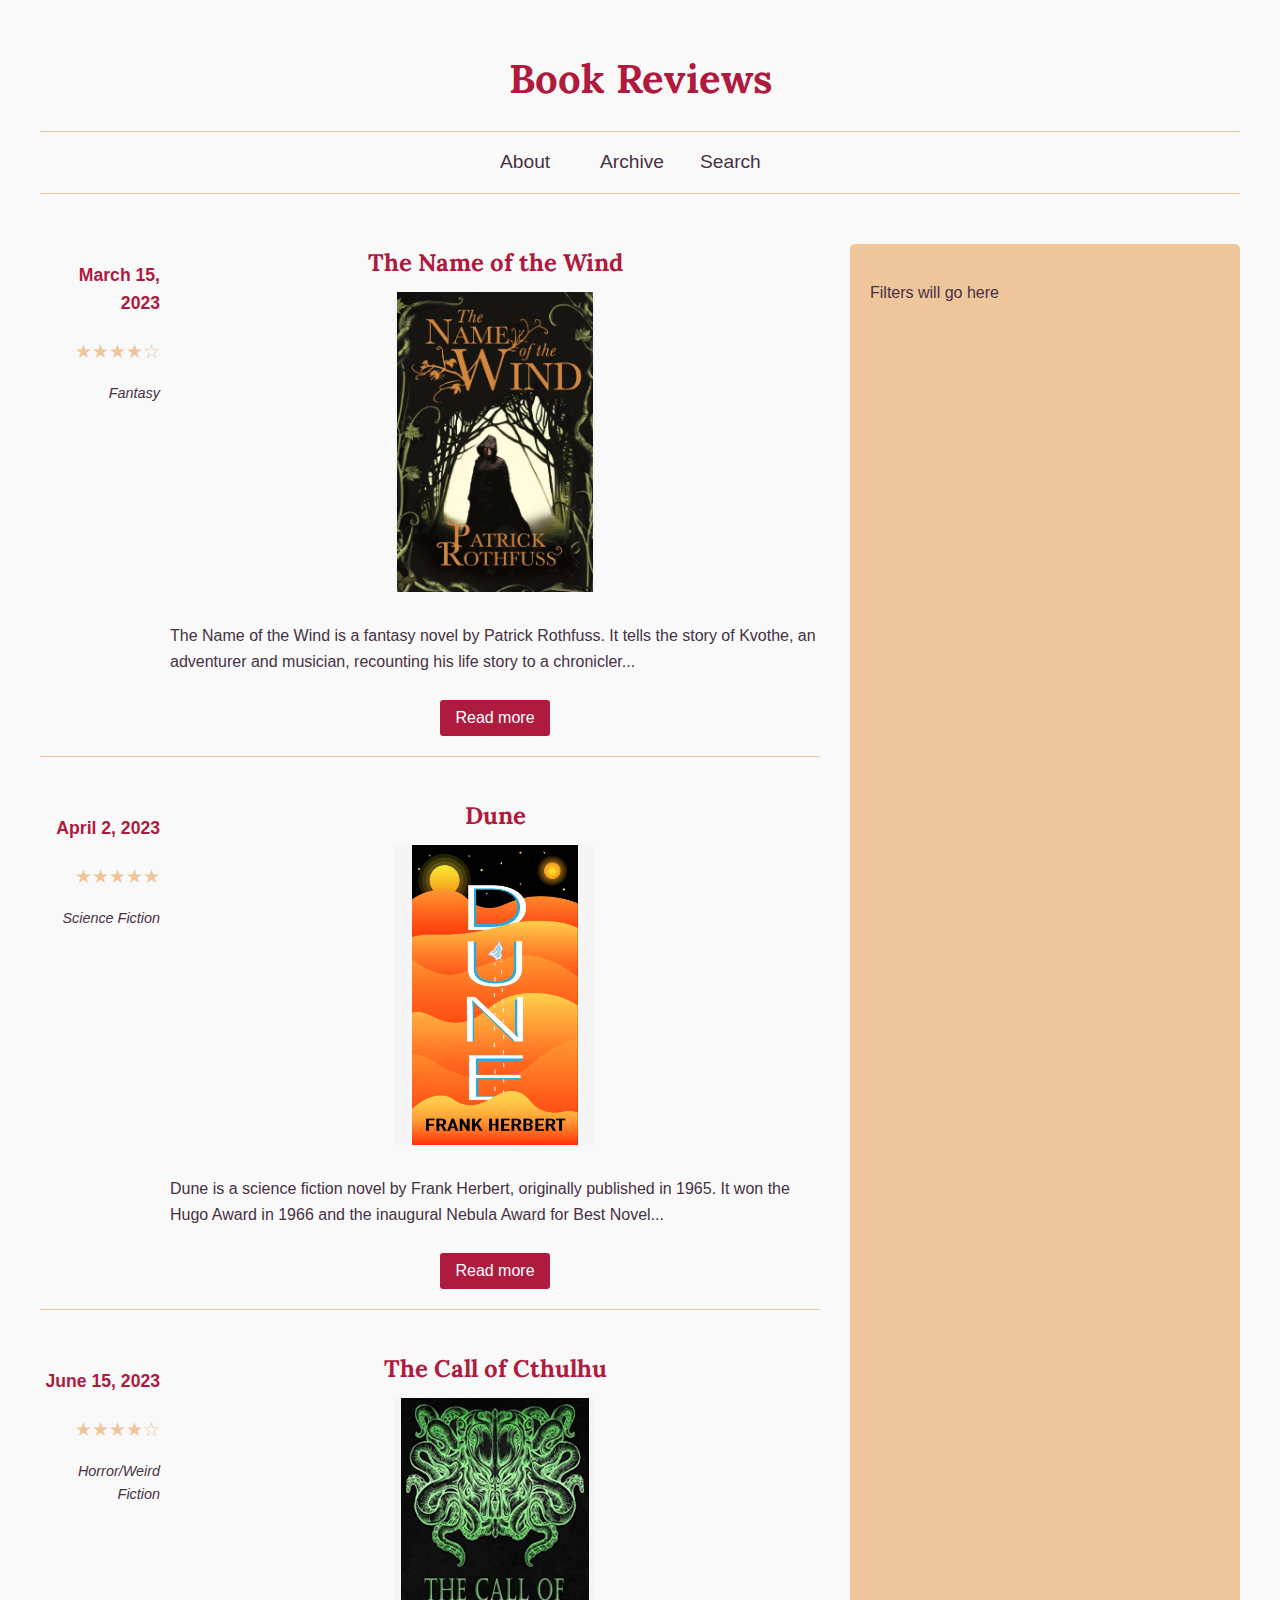
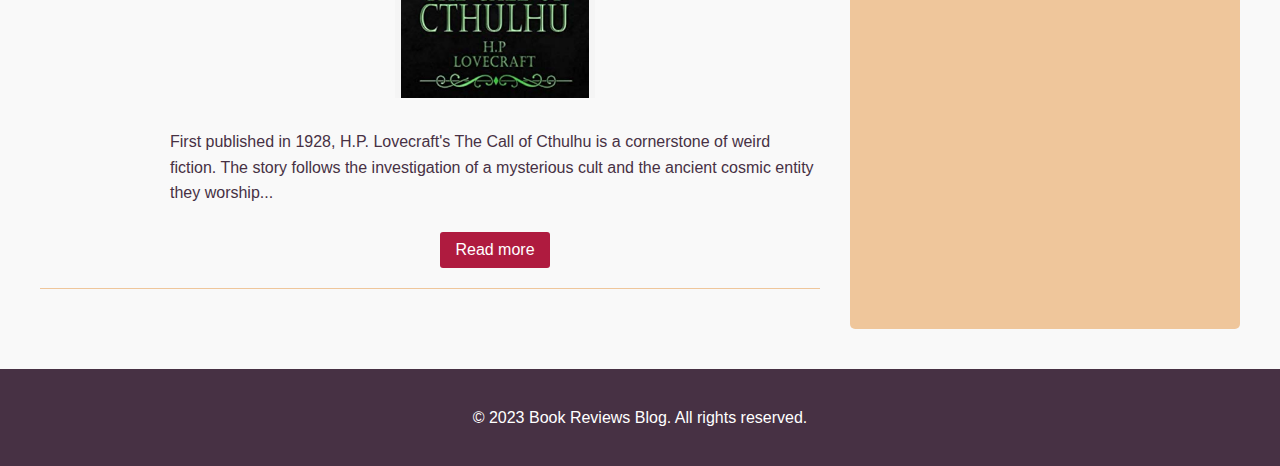
<file: blog/index.html>
<!DOCTYPE html>
<html lang="en">
<head>
    <meta charset="UTF-8">
    <meta name="viewport" content="width=device-width, initial-scale=1.0">
    <meta name="description" content="A book review blog featuring the latest reads and recommendations">
    <meta name="author" content="Your Name">
    <title>Book Review Blog</title>
    <link rel="preconnect" href="https://fonts.googleapis.com">
    <link rel="preconnect" href="https://fonts.gstatic.com" crossorigin>
    <link href="https://fonts.googleapis.com/css2?family=Lora:ital,wght@0,400..700;1,400..700&display=swap" rel="stylesheet">
    <link rel="stylesheet" href="blog.css">
    <script src="blog.js" defer></script>
</head>
<body>
    <header>
        <div class="skiptocontent">
            <a href="#maincontent">skip to main content</a>
        </div>
        <h1>Book Reviews</h1>
        <nav>
            <ul class="main-nav">
                <li><a href="#">About</a></li>
                <li><a href="#">Archive</a></li>
                <li><a href="#">Search</a></li>
            </ul>
        </nav>
    </header>

    <main id="maincontent">
        <section class="articles">
            <article>
                <div class="article-meta">
                    <p class="date">March 15, 2023</p>
                    <p class="rating">★★★★☆</p>
                    <p class="genre">Fantasy</p>
                </div>
                <div class="article-content">
                    <h2>The Name of the Wind</h2>
                    <img class="book-cover" src="images/wind.webp" alt="Cover of The Name of the Wind">
                    <p>The Name of the Wind is a fantasy novel by Patrick Rothfuss. It tells the story of Kvothe, an adventurer and musician, recounting his life story to a chronicler...</p>
                    <a href="#" class="read-more">Read more</a>
                </div>
            </article>

            <article>
                <div class="article-meta">
                    <p class="date">April 2, 2023</p>
                    <p class="rating">★★★★★</p>
                    <p class="genre">Science Fiction</p>
                </div>
                <div class="article-content">
                    <h2>Dune</h2>
                    <img class="book-cover" src="images/dune.webp" alt="Cover of Dune">
                    <p>Dune is a science fiction novel by Frank Herbert, originally published in 1965. It won the Hugo Award in 1966 and the inaugural Nebula Award for Best Novel...</p>
                    <a href="#" class="read-more">Read more</a>
                </div>
            </article>

            <article>
                <div class="article-meta">
                    <p class="date">June 15, 2023</p>
                    <p class="rating">★★★★☆</p>
                    <p class="genre">Horror/Weird Fiction</p>
                </div>
                <div class="article-content">
                 <h2>The Call of Cthulhu</h2>
                    <img class="book-cover" src="images/cthulhu.jpg" alt="Cover of The Call of Cthulhu">
                    <p>First published in 1928, H.P. Lovecraft's The Call of Cthulhu is a cornerstone of weird fiction. The story follows the investigation of a mysterious cult and the ancient cosmic entity they worship...</p>
                    <a href="#" class="read-more">Read more</a>
                </div>
            </article>
        </section>

        <aside class="filters">
            <p>Filters will go here</p>
        </aside>
    </main>

    <footer>
        <p>&copy; 2023 Book Reviews Blog. All rights reserved.</p>
    </footer>
</body>
</html>
</file>
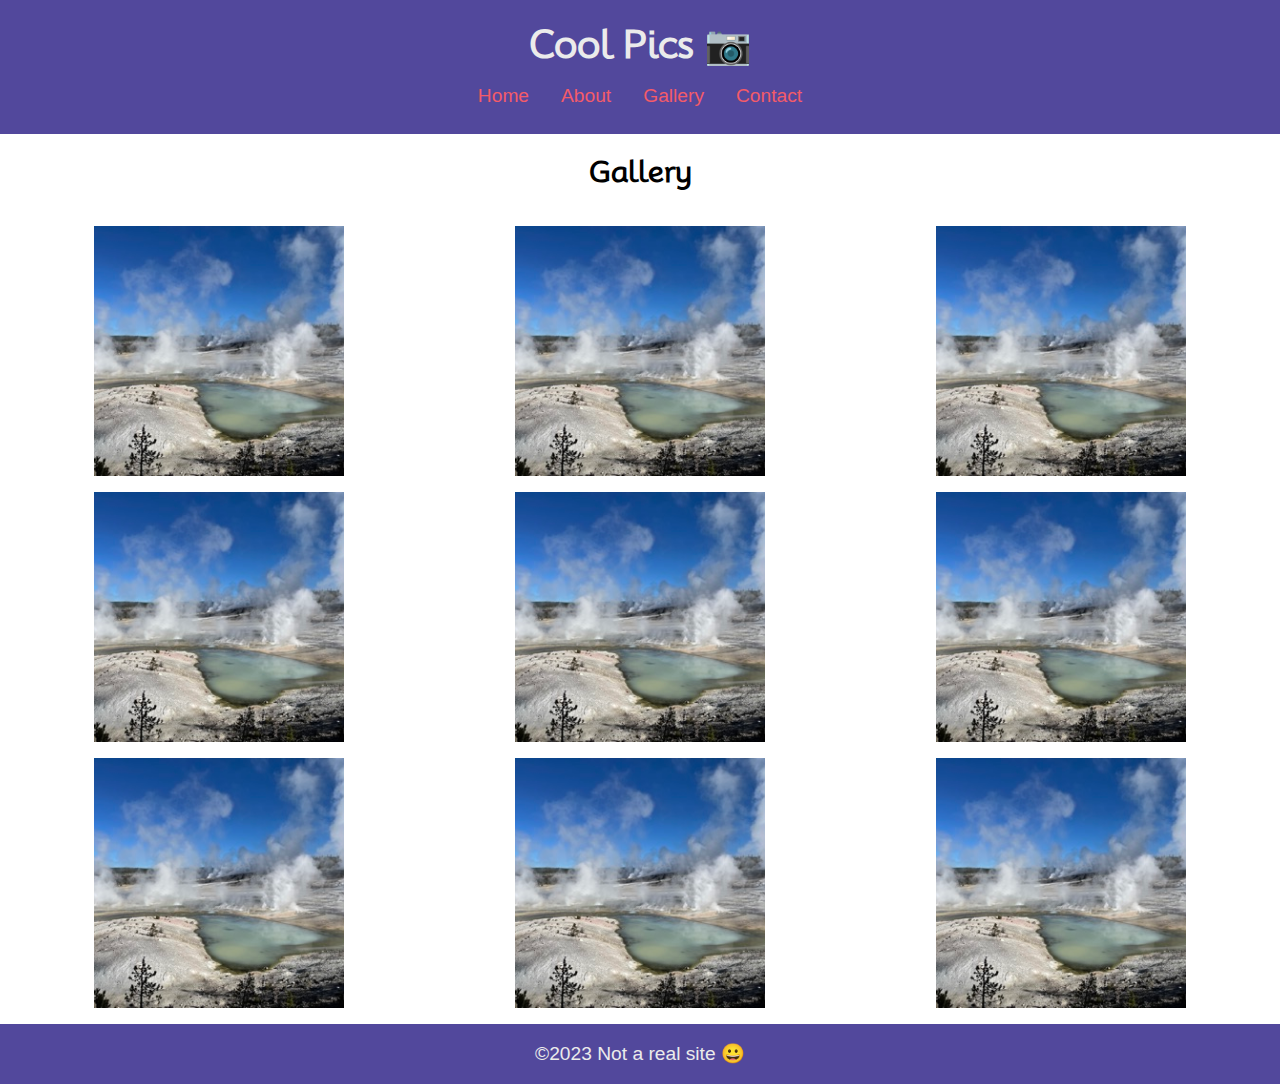
<file: coolpics/index.html>
<!DOCTYPE html>
<html lang="en">
<head>
    <meta charset="UTF-8">
    <meta name="viewport" content="width=device-width, initial-scale=1.0">
    <meta name="description" content="A responsive photography gallery showcasing cool pictures">
    <meta name="author" content="Your Name">
    <title>Cool Pics 📷</title>
    <link rel="stylesheet" href="coolpics.css">
    <script src="coolpics.js" defer></script>
    <link href="https://fonts.googleapis.com/css2?family=Mooli&display=swap" rel="stylesheet">
</head>
<body>
    <header>
        <h1>Cool Pics 📷</h1>
        <button id="menu-button">Menu</button>
        <nav>
            <ul>
                <li><a href="#">Home</a></li>
                <li><a href="#">About</a></li>
                <li><a href="#">Gallery</a></li>
                <li><a href="#">Contact</a></li>
            </ul>
        </nav>
    </header>
    
    <main>
        <h2>Gallery</h2>
        <section class="gallery">
            <figure>
                <img src="images/norris-sm.jpeg" alt="Cool picture">
            </figure>
            <figure>
                <img src="images/norris-sm.jpeg" alt="Cool picture">
            </figure>
            <figure>
                <img src="images/norris-sm.jpeg" alt="Cool picture">
            </figure>
            <figure>
                <img src="images/norris-sm.jpeg" alt="Cool picture">
            </figure>
            <figure>
                <img src="images/norris-sm.jpeg" alt="Cool picture">
            </figure>
            <figure>
                <img src="images/norris-sm.jpeg" alt="Cool picture">
            </figure>
            <figure>
                <img src="images/norris-sm.jpeg" alt="Cool picture">
            </figure>
            <figure>
                <img src="images/norris-sm.jpeg" alt="Cool picture">
            </figure>
            <figure>
                <img src="images/norris-sm.jpeg" alt="Cool picture">
            </figure>
        </section>
    </main>
    
    <footer>
        <p>©2023 Not a real site 😀</p>
    </footer>
    <dialog id="image-viewer"></dialog>
</body>
</html>
</file>
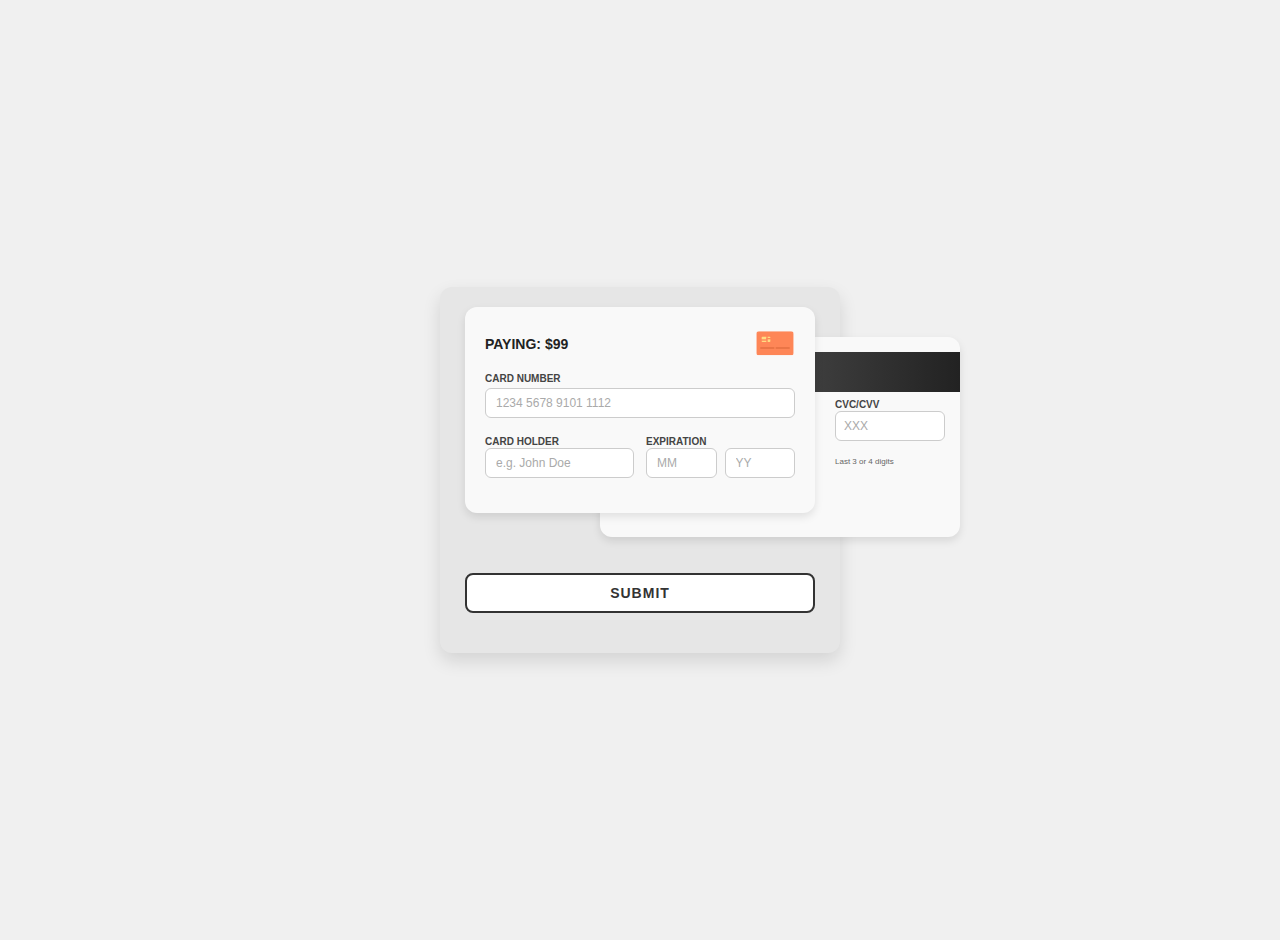
<file: creditcard/index.html>
<!DOCTYPE html>
<html lang="en">
<head>
    <meta charset="UTF-8">
    <meta name="viewport" content="width=device-width, initial-scale=1.0">
    <meta name="description" content="Credit card payment form">
    <meta name="author" content="Your Name">
    <title>Credit Card Payment</title>
    <link rel="stylesheet" href="creditcard.css">
    <link rel="icon" href="favicon131.png" type="image/png">
</head>
<body>
    <form id="payment-form">
        <div class="form-container">
            <div class="card-front">
                <div class="card-image-container">
                    <span class="amount">Paying: <strong>$99</strong></span>
                    <span class="card-image">
                        <img src="[data-uri]" height="55px">
                    </span>
                </div>
                
                <div class="card-number-container">
                    <label for="card-number">Card Number</label>
                    <input type="text" id="card-number" placeholder="1234 5678 9101 1112" minlength="16" maxlength="16" required>
                </div>
                
                <div class="cardholder-container">
                    <label for="card-holder">Card Holder</label>
                    <input type="text" id="card-holder" placeholder="e.g. John Doe" required>
                </div>
                
                <div class="exp-container">
                    <label for="card-exp">Expiration</label>
                    <div class="exp-inputs">
                        <input id="card-month" type="text" placeholder="MM" minlength="2" maxlength="2" required>
                        <input id="card-year" type="text" placeholder="YY" minlength="2" maxlength="2" required>
                    </div>
                </div>
                
                <div class="cvc-container">
                    <label for="card-cvc">CVC/CVV</label>
                    <input id="card-cvc" placeholder="XXX" type="text" minlength="3" maxlength="4" required>
                    <p>Last 3 or 4 digits</p>
                </div>
            </div>
            
            <div class="card-back">
                <div class="card-stripe"></div>
                <div class="signature-panel"></div>
            </div>
            
            <button type="submit" id="card-btn">Submit</button>
        </div>
    </form>
    
    <script src="creditcard.js"></script>
</body>
</html>
</file>
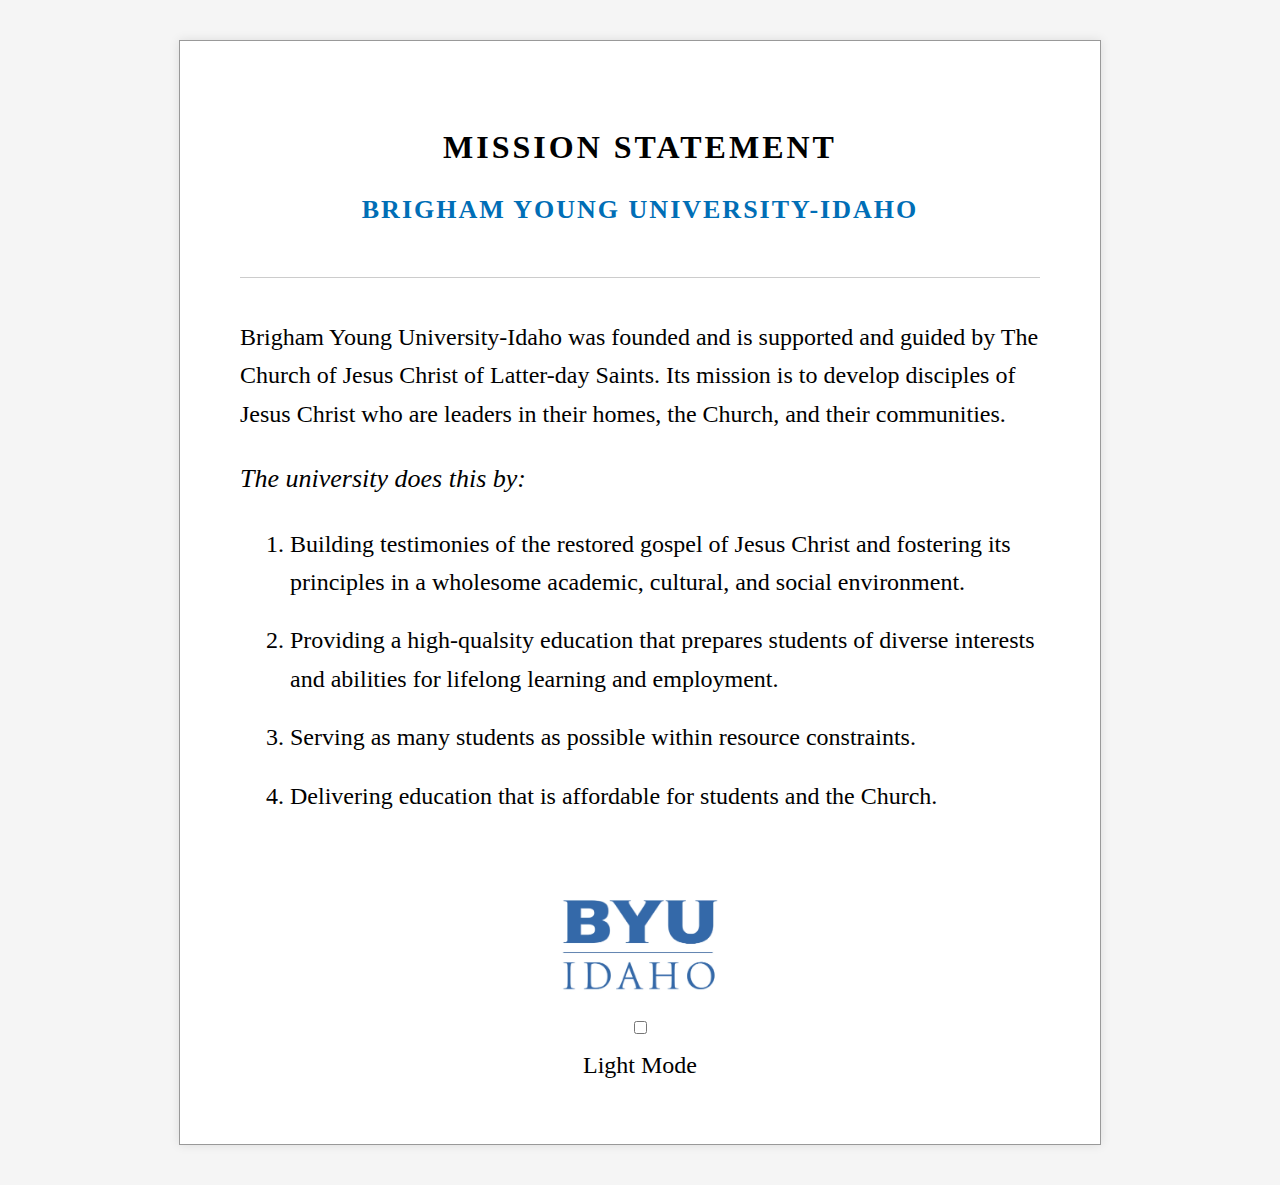
<file: mission/index.html>
<!DOCTYPE html>
<html lang="en">
<head>
    <meta charset="UTF-8">
    <title>BYUI Mission Statement</title>
    <link rel="stylesheet" href="styles.css">
</head>
<body class="light">
    <div class="content">
        <header class="title">
            <h1>MISSION STATEMENT</h1>
            <h2>BRIGHAM YOUNG UNIVERSITY-IDAHO</h2>
        </header>
        <main>
            <p>
                Brigham Young University-Idaho was founded and is supported and guided
                by The Church of Jesus Christ of Latter-day Saints. Its mission is to
                develop disciples of Jesus Christ who are leaders in their homes, the
                Church, and their communities.
            </p>
            <p><em>The university does this by:</em></p>
            <ol class="does-list">
                <li>
                    Building testimonies of the restored gospel of Jesus Christ and
                    fostering its principles in a wholesome academic, cultural, and
                    social environment.
                </li>
                <li>
                    Providing a high-qualsity education that prepares students of diverse
                    interests and abilities for lifelong learning and employment.
                </li>
                <li>
                    Serving as many students as possible within resource constraints.
                </li>
                <li>
                    Delivering education that is affordable for students and the Church.
                </li>
            </ol>
        </main>
        <footer>
            <img src="images/byui-logo_blue.webp" alt="BYUI logo" class="logo">
            <div class="theme-switch-container">
                <label class="switch">
                    <input type="checkbox" id="themeToggle">
                    <span class="slider"></span>
                </label>
                <div class="theme-label" id="themeLabel">Light Mode</div>
            </div>
        </footer>
    </div>
    <script src="mission.js" defer></script>
</body>
</html>
</file>
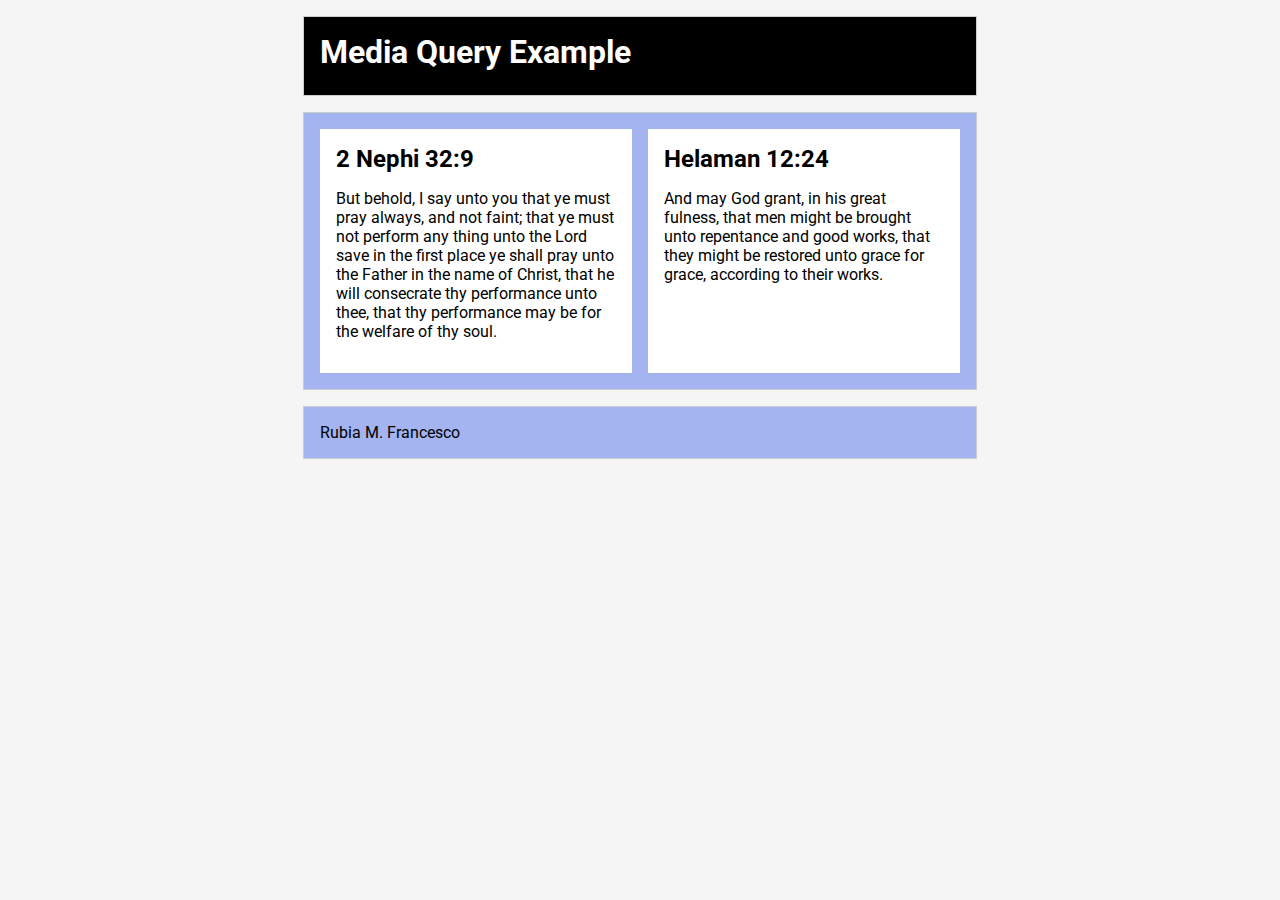
<file: mediaquery/media-query.html>
<!DOCTYPE html>
<html lang="en">
<head>
  <meta charset="UTF-8" />
  <meta name="viewport" content="width=device-width, initial-scale=1.0" />
  <title>Media Query Example</title>
  <link href="https://fonts.googleapis.com/css2?family=Roboto&display=swap" rel="stylesheet">
  <link rel="stylesheet" href="mediaquery.css">
</head>
<body>
  <header>
    <h1>Media Query Example</h1>
  </header>

  <main>
    <section>
      <h2>2 Nephi 32:9</h2>
      <p>But behold, I say unto you that ye must pray always, and not faint; that ye must not perform any thing unto the Lord save in the first place ye shall pray unto the Father in the name of Christ, that he will consecrate thy performance unto thee, that thy performance may be for the welfare of thy soul.</p>
    </section>
    <section>
      <h2>Helaman 12:24</h2>
      <p>And may God grant, in his great fulness, that men might be brought unto repentance and good works, that they might be restored unto grace for grace, according to their works.</p>
    </section>
  </main>

  <footer>
    Rubia M. Francesco
  </footer>
</body>
</html>
</file>
<file: blog/blog.css>
/* Base Styles */
body {
    font-family: Helvetica, Arial, sans-serif;
    color: #473144;
    line-height: 1.6;
    margin: 0;
    padding: 0;
    background-color: #f9f9f9;
}

h1, h2, h3 {
    font-family: Lora, Impact, serif;
    color: #AF1B3F;
}

a {
    color: #AF1B3F;
    text-decoration: none;
}

a:hover {
    text-decoration: underline;
}

img {
    max-width: 100%;
    height: auto;
}

header {
    max-width: 1200px;
    margin: 0 auto;
    padding: 20px;
    text-align: center;
}

header h1 {
    font-size: 2.5rem;
    margin-bottom: 20px;
}

nav {
    border-top: 1px solid #EFC69B;
    border-bottom: 1px solid #EFC69B;
    padding: 15px 0;
    margin-bottom: 30px;
}

.main-nav {
    display: grid;
    grid-template-columns: 100px 100px 100px;
    justify-content: center; 
    justify-items: start; 
    list-style: none;
    padding: 0;
    margin: 0 auto;
    max-width: 400px;
}

.main-nav a {
    font-size: 1.2rem;
    color: #473144;
    padding: 5px 10px;
}

.main-nav a:hover {
    color: #AF1B3F;
}

main {
    display: grid;
    grid-template-columns: 2fr 1fr;
    gap: 30px;
    max-width: 1200px;
    margin: 0 auto;
    padding: 0 20px;
}

article {
    display: grid;
    grid-template-columns: 120px 1fr;
    gap: 10px;
    margin-bottom: 40px;
    padding-bottom: 20px;
    border-bottom: 1px solid #EFC69B;
}

.article-content {
    display: flex;
    flex-direction: column;
    align-items: center;
    width: 100%;
}

.article-meta {
    text-align: right;
    font-size: 0.9rem;
}

.date {
    font-weight: bold;
    font-size: 1.1rem;
    color: #AF1B3F;
    margin-bottom: 10px;
}

.rating {
    color: #EFC69B;
    font-size: 1.2rem;
    margin-bottom: 10px;
}

.genre {
    font-style: italic;
}

.article-content h2 {
    text-align: center;
    margin: 0 0 10px 0;
}

.read-more {
    display: inline-block;
    background-color: #AF1B3F;
    color: white;
    padding: 5px 15px;
    border-radius: 3px;
    margin-top: 10px;
}

.read-more:hover {
    background-color: #8a1632;
    text-decoration: none;
}

.filters {
    background-color: #EFC69B;
    padding: 20px;
    border-radius: 5px;
}

footer {
    text-align: center;
    padding: 20px;
    background-color: #473144;
    color: white;
    margin-top: 40px;
}

.skiptocontent a {
    position: absolute;
    top: -40px;
    left: 0;
    background: #AF1B3F;
    color: white;
    padding: 5px;
    z-index: 100;
}

.skiptocontent a:focus {
    top: 0;
}

.book-cover {
    width: 200px;
    height: 300px;
    object-fit: contain;
    margin: 0 auto 15px;
    display: block;
    background-color: #f5f5f5;
    box-shadow: none;
}
</file>
<file: coolpics/coolpics.css>
@import url("https://fonts.googleapis.com/css2?family=Mooli&display=swap");

:root {
    --primary-color: #52489c;
    --secondary-color: #59c3c3;
    --accent-color: #f45b69;
    --text-dark: #333;
    --text-light: #ebebeb;
    --primary-font: Arial, Helvetica, sans-serif;
    --secondary-font: Mooli, sans-serif;
}

* {
    margin: 0;
    padding: 0;
    box-sizing: border-box;
}

body {
    font-family: var(--primary-font);
    font-size: 1.2em;
    line-height: 1.5;
}

header, footer {
    background-color: var(--primary-color);
    color: var(--text-light);
    padding: 1rem;
    text-align: center;
}

h1, h2 {
    font-family: var(--secondary-font);
}

h2 {
    margin: 1rem;
    text-align: center;
}

nav ul {
    list-style-type: none;
    display: none;
}

nav ul.show {
    display: block;
}

nav a {
    display: block;
    padding: 0.5rem;
    text-decoration: none;
    color: var(--accent-color);
}

#menu-button {
    background: none;
    border: none;
    color: var(--text-light);
    font-size: 1.5rem;
    cursor: pointer;
    margin: 0.5rem auto;
    display: block;
}

.gallery {
    display: grid;
    grid-template-columns: 1fr;
    gap: 1rem;
    padding: 1rem;
}

.gallery figure {
    display: flex;
    justify-content: center;
}

.gallery img {
    width: 250px;
    height: 250px;
    object-fit: cover;
}

footer p {
    margin: 0;
}

@media screen and (min-width: 700px) {
    .gallery {
        grid-template-columns: 1fr 1fr;
    }
}

@media screen and (min-width: 1000px) {
    .gallery {
        grid-template-columns: 1fr 1fr 1fr;
    }
    
    #menu-button {
        display: none;
    }
    
    nav ul {
        display: flex;
        justify-content: center;
        gap: 1rem;
    }
}
</file>
<file: creditcard/creditcard.css>
body {
    background-color: #f0f0f0;
    font-family: 'Lato', 'Helvetica Light', sans-serif;
    padding: 20px 0;
    display: flex;
    justify-content: center;
    align-items: center;
    min-height: 100vh;
    margin: 0;
    text-transform: uppercase;
}

.form-container {
    position: relative;
    width: 350px;
    background: #e6e6e6;
    border-radius: 12px;
    padding: 20px 25px 40px;
    box-shadow: 0 8px 18px rgba(0,0,0,0.12);
}

.card-front {
    background-color: #f9f9f9;
    border-radius: 12px;
    padding: 15px 20px;
    box-sizing: border-box;
    font-size: 12px;
    color: #333;
    display: grid;
    grid-template-columns: 1fr 1fr;
    grid-template-rows: auto auto auto auto;
    gap: 8px 12px;
    position: relative;
    z-index: 2;
    box-shadow: 0 4px 8px rgba(0,0,0,0.1);
}

.card-image-container {
    grid-column: 1 / -1;
    display: flex;
    justify-content: space-between;
    align-items: center;
}

.card-number-container {
    grid-column: 1 / -1;
    display: flex;
    flex-direction: column;
    gap: 4px;
    margin-bottom: 8px;
}

.card-number-container input {
    margin-bottom: 0;
}

.card-back {
    position: absolute;
    top: 50px;
    right: -120px;
    width: 360px;
    height: 200px;
    background: #f9f9f9;
    border-radius: 12px;
    z-index: 1;
    padding: 0;
    box-shadow: 0 4px 8px rgba(0,0,0,0.1);
}

.card-stripe {
    width: 100%;
    height: 40px;
    background: linear-gradient(90deg, #222, #444, #222);
    margin: 15px 0;
}

.signature-panel::after {
    content: "Authorized Signature";
    color: #999;
    font-size: 8px;
    position: absolute;
    left: 5px;
}


.amount {
    font-weight: 600;
    font-size: 14px;
    color: #222;
}

.card-image {
    justify-self: end;
    align-self: center;
}

.card-image img {
    height: 40px;
}

label {
    font-weight: 600;
    color: #444;
    font-size: 10px;
    margin-bottom: 0;
}

input {
    border: 1px solid #ccc;
    outline: none;
    background-color: #fff;
    height: 30px;
    padding: 0 10px;
    margin-bottom: 12px;
    color: #333;
    font-size: 12px;
    border-radius: 6px;
    width: 100%;
    box-sizing: border-box;
    letter-spacing: normal;
    text-transform: none;
}

input::placeholder {
    color: #aaa;
    opacity: 1;
    font-weight: 400;
    text-transform: none;
}

.cardholder-container {
    grid-column: 1;
}

.exp-container {
    grid-column: 2;
}

.exp-inputs {
    display: flex;
    gap: 8px;
}

.exp-inputs input {
    width: 50%;
}

.cvc-container {
    position: absolute;
    top: 90px;
    right: -130px;
    width: 110px;
}

.cvc-container label {
    font-size: 10px;
    color: #444;
    font-weight: 600;
}

.cvc-container input {
    width: 100%;
    border: 1px solid #ccc;
    background: #fff;
    color: #333;
    border-radius: 6px;
    padding: 5px 8px;
    font-size: 12px;
    letter-spacing: normal;
    text-transform: none;
}

.cvc-container p {
    font-size: 8px;
    color: #666;
    margin-top: 4px;
    font-weight: 400;
    text-transform: none;
}

#card-btn {
    margin-top: 60px;
    background-color: white;
    color: #333;
    border: 2px solid #333;
    width: 100%;
    border-radius: 8px;
    height: 40px;
    font-size: 14px;
    font-weight: 600;
    cursor: pointer;
    text-transform: uppercase;
    letter-spacing: 1px;
    transition: background-color 0.2s ease;
}

#card-btn:hover {
    background-color: #f0f0f0;
}

@media (max-width: 480px) {
    .form-container {
        width: 95%;
        padding-right: 140px;
    }

    .cvc-container {
        position: static;
        width: 100%;
        margin-top: 10px;
        right: auto;
        top: auto;
    }
}
</file>
<file: mission/styles.css>
body {
    font-family: "Times New Roman", serif;
    background-color: #f5f5f5;
    margin: 0;
    padding: 40px;
    display: flex;
    justify-content: center;
}

.content {
    background-color: white;
    border: 1px solid #999;
    padding: 60px;
    max-width: 800px;
    box-shadow: 0 0 10px rgba(0,0,0,0.1);
    font-size: 24px;
    line-height: 1.6;
}

.title {
    text-align: center;
    margin-bottom: 40px;
    padding-bottom: 25px;
    border-bottom: 1px solid #ccc;
}

h1 {
    text-transform: uppercase;
    letter-spacing: 3px;
    margin-bottom: 15px;
    font-size: 32px;
}

h2 {
    text-transform: uppercase;
    letter-spacing: 2px;
    color: #006EB6;
    margin-top: 0;
    font-size: 26px;
}

p {
    margin-bottom: 25px;
}

em {
    font-style: italic;
    font-size: 26px;
}

.does-list {
    padding-left: 50px;
}

.does-list li {
    margin-bottom: 20px;
}

footer {
    text-align: center;
    margin-top: 50px;
    padding-top: 30px;
}

.logo {
    width: 180px;
}
</file>
<file: mediaquery/mediaquery.css>
body {
    font-family: 'Roboto', sans-serif;
    margin: 0;
    padding: 0;
    background: #f5f5f5;
  }
  
  header, main, footer {
    max-width: 640px;
    margin: 1rem auto;
    padding: 1rem;
    border: 1px solid #ccc;
    background-color: #a3b4f0; /* bluish tone */
  }
  
  main {
    display: grid;
    gap: 1rem;
    grid-template-columns: 1fr;
  }
  
  section {
    background-color: white;
    padding: 1rem;
  }
  
  h1, h2 {
    margin: 0 0 0.5rem 0;
  }
  
  footer {
    text-align: left;
  }
  
  /* Media Query for wider screens */
  @media screen and (min-width: 500px) {
    header {
      background-color: black;
      color: white;
    }
  
    main {
      grid-template-columns: 1fr 1fr;
    }
  }
</file>
